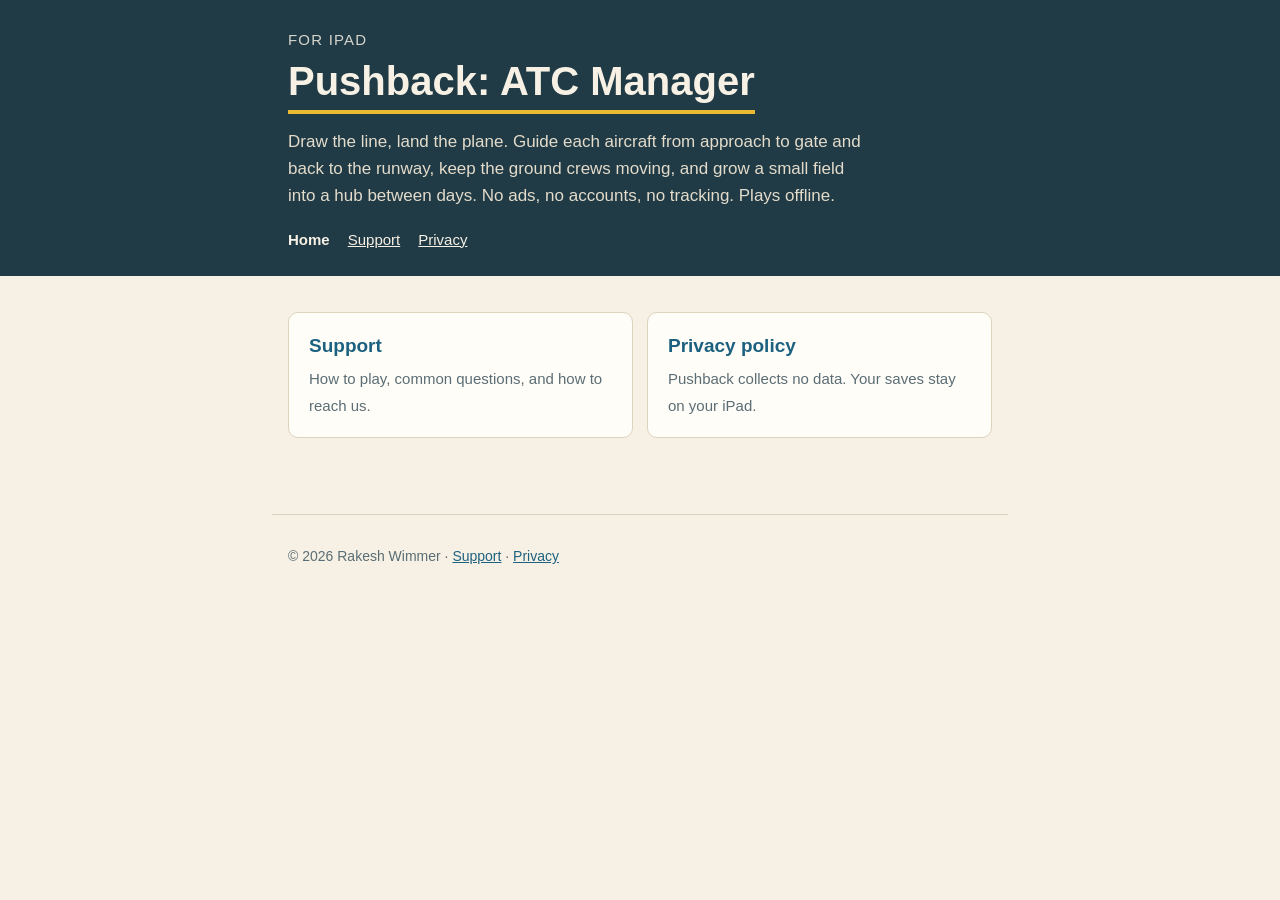
<file: index.html>
<!doctype html>
<html lang="en-AU">
<head>
<meta charset="utf-8">
<meta name="viewport" content="width=device-width, initial-scale=1">
<title>Pushback: ATC Manager</title>
<meta name="description" content="Pushback: ATC Manager is an iPad game: draw each plane's path, keep the ground crews moving, and build your airport between days.">
<link rel="stylesheet" href="style.css">
</head>
<body>
<header class="masthead">
  <div class="wrap">
    <p class="brand">For iPad</p>
    <h1>Pushback: ATC Manager</h1>
    <p class="lede">Draw the line, land the plane. Guide each aircraft from approach to gate and back to the runway, keep the ground crews moving, and grow a small field into a hub between days. No ads, no accounts, no tracking. Plays offline.</p>
    <nav class="site" aria-label="Site">
      <a href="index.html" aria-current="page">Home</a>
      <a href="support.html">Support</a>
      <a href="privacy.html">Privacy</a>
    </nav>
  </div>
</header>

<main class="wrap">
  <ul class="cards">
    <li><a href="support.html"><strong>Support</strong><span>How to play, common questions, and how to reach us.</span></a></li>
    <li><a href="privacy.html"><strong>Privacy policy</strong><span>Pushback collects no data. Your saves stay on your iPad.</span></a></li>
  </ul>
</main>

<footer class="wrap">
  <p>© 2026 Rakesh Wimmer · <a href="support.html">Support</a> · <a href="privacy.html">Privacy</a></p>
</footer>
</body>
</html>
</file>
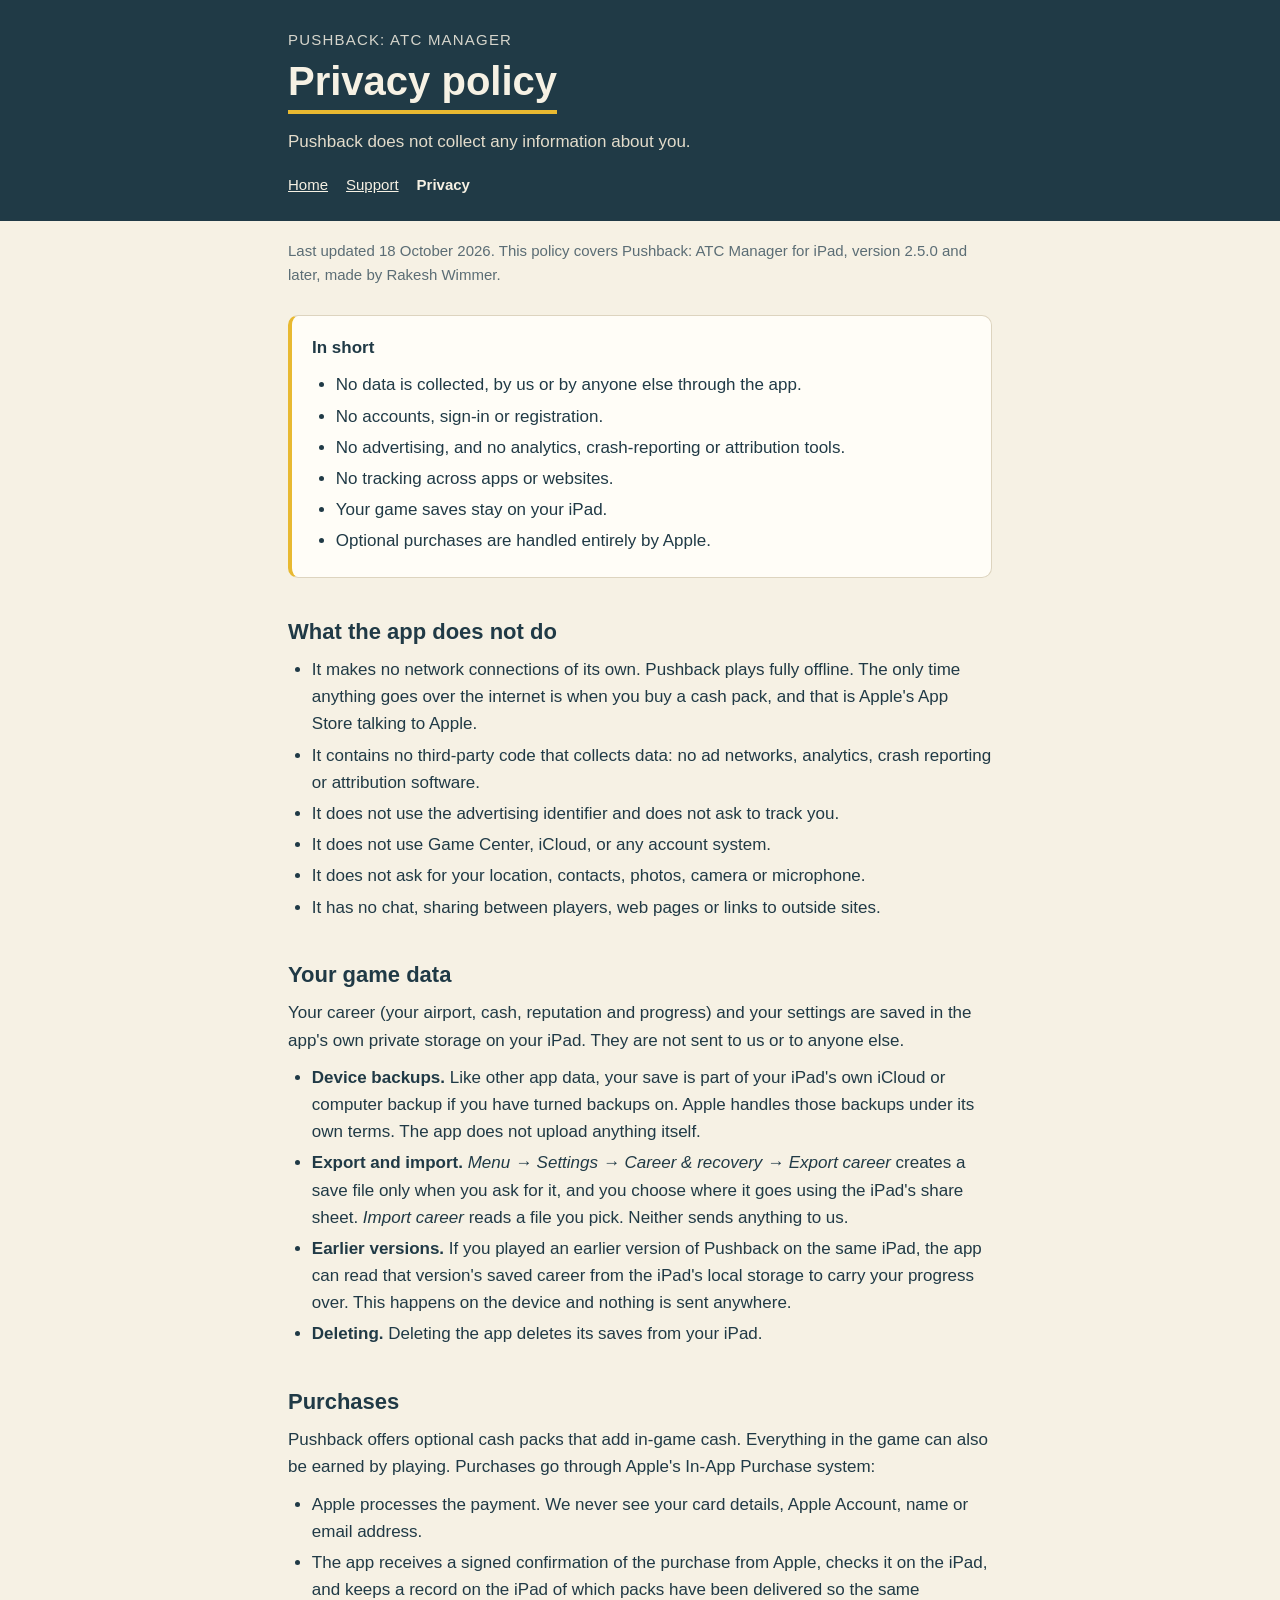
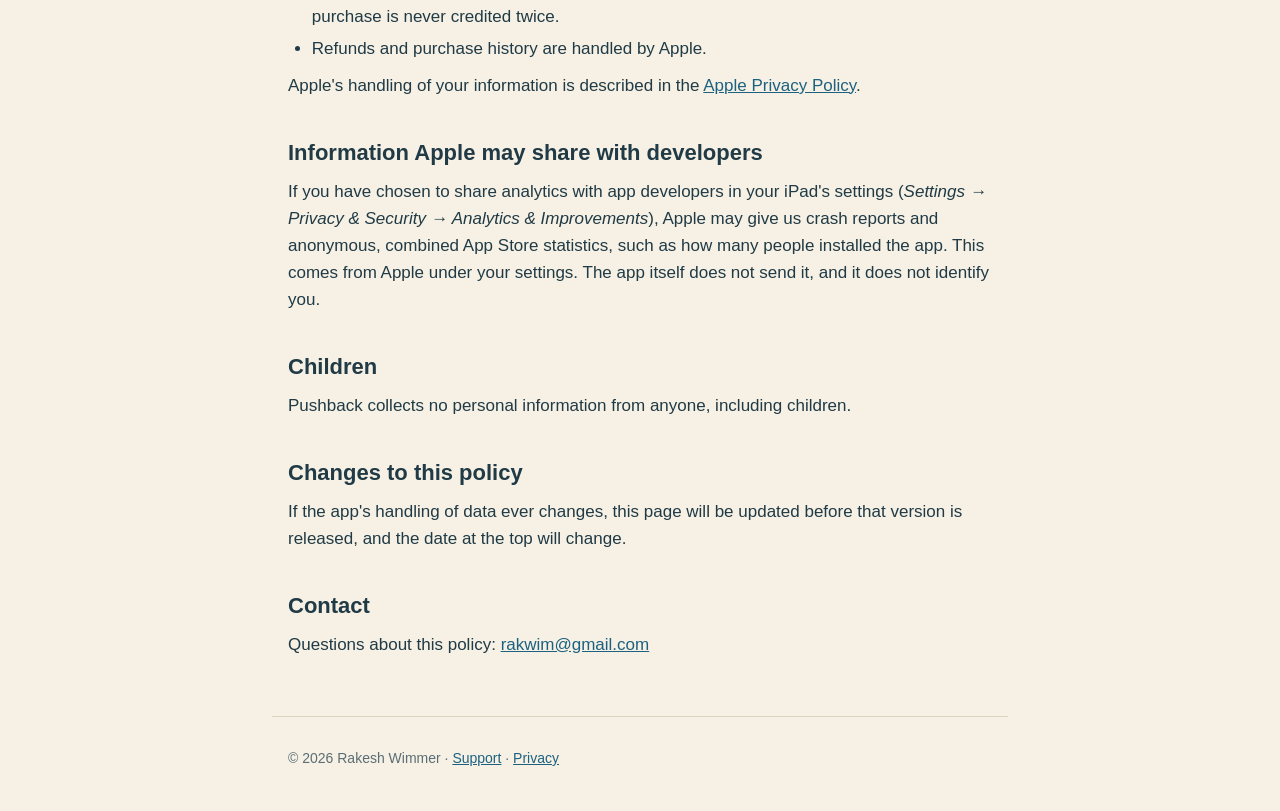
<file: privacy.html>
<!doctype html>
<html lang="en-AU">
<head>
<meta charset="utf-8">
<meta name="viewport" content="width=device-width, initial-scale=1">
<title>Pushback Privacy Policy</title>
<meta name="description" content="Privacy policy for Pushback: ATC Manager on iPad. The app collects no data.">
<link rel="stylesheet" href="style.css">
</head>
<body>
<header class="masthead">
  <div class="wrap">
    <p class="brand"><a href="index.html">Pushback: ATC Manager</a></p>
    <h1>Privacy policy</h1>
    <p class="lede">Pushback does not collect any information about you.</p>
    <nav class="site" aria-label="Site">
      <a href="index.html">Home</a>
      <a href="support.html">Support</a>
      <a href="privacy.html" aria-current="page">Privacy</a>
    </nav>
  </div>
</header>

<main class="wrap">
  <p class="muted">Last updated 18 October 2026. This policy covers Pushback: ATC Manager for iPad, version 2.5.0 and later, made by Rakesh Wimmer.</p>

  <div class="summary">
    <p><strong>In short</strong></p>
    <ul>
      <li>No data is collected, by us or by anyone else through the app.</li>
      <li>No accounts, sign-in or registration.</li>
      <li>No advertising, and no analytics, crash-reporting or attribution tools.</li>
      <li>No tracking across apps or websites.</li>
      <li>Your game saves stay on your iPad.</li>
      <li>Optional purchases are handled entirely by Apple.</li>
    </ul>
  </div>

  <h2>What the app does not do</h2>
  <ul>
    <li>It makes no network connections of its own. Pushback plays fully offline. The only time anything goes over the internet is when you buy a cash pack, and that is Apple's App Store talking to Apple.</li>
    <li>It contains no third-party code that collects data: no ad networks, analytics, crash reporting or attribution software.</li>
    <li>It does not use the advertising identifier and does not ask to track you.</li>
    <li>It does not use Game Center, iCloud, or any account system.</li>
    <li>It does not ask for your location, contacts, photos, camera or microphone.</li>
    <li>It has no chat, sharing between players, web pages or links to outside sites.</li>
  </ul>

  <h2>Your game data</h2>
  <p>Your career (your airport, cash, reputation and progress) and your settings are saved in the app's own private storage on your iPad. They are not sent to us or to anyone else.</p>
  <ul>
    <li><strong>Device backups.</strong> Like other app data, your save is part of your iPad's own iCloud or computer backup if you have turned backups on. Apple handles those backups under its own terms. The app does not upload anything itself.</li>
    <li><strong>Export and import.</strong> <em>Menu → Settings → Career &amp; recovery → Export career</em> creates a save file only when you ask for it, and you choose where it goes using the iPad's share sheet. <em>Import career</em> reads a file you pick. Neither sends anything to us.</li>
    <li><strong>Earlier versions.</strong> If you played an earlier version of Pushback on the same iPad, the app can read that version's saved career from the iPad's local storage to carry your progress over. This happens on the device and nothing is sent anywhere.</li>
    <li><strong>Deleting.</strong> Deleting the app deletes its saves from your iPad.</li>
  </ul>

  <h2>Purchases</h2>
  <p>Pushback offers optional cash packs that add in-game cash. Everything in the game can also be earned by playing. Purchases go through Apple's In-App Purchase system:</p>
  <ul>
    <li>Apple processes the payment. We never see your card details, Apple Account, name or email address.</li>
    <li>The app receives a signed confirmation of the purchase from Apple, checks it on the iPad, and keeps a record on the iPad of which packs have been delivered so the same purchase is never credited twice.</li>
    <li>Refunds and purchase history are handled by Apple.</li>
  </ul>
  <p>Apple's handling of your information is described in the <a href="https://www.apple.com/legal/privacy/">Apple Privacy Policy</a>.</p>

  <h2>Information Apple may share with developers</h2>
  <p>If you have chosen to share analytics with app developers in your iPad's settings (<em>Settings → Privacy &amp; Security → Analytics &amp; Improvements</em>), Apple may give us crash reports and anonymous, combined App Store statistics, such as how many people installed the app. This comes from Apple under your settings. The app itself does not send it, and it does not identify you.</p>

  <h2>Children</h2>
  <p>Pushback collects no personal information from anyone, including children.</p>

  <h2>Changes to this policy</h2>
  <p>If the app's handling of data ever changes, this page will be updated before that version is released, and the date at the top will change.</p>

  <h2>Contact</h2>
  <p>Questions about this policy: <a href="mailto:rakwim@gmail.com">rakwim@gmail.com</a></p>
</main>

<footer class="wrap">
  <p>© 2026 Rakesh Wimmer · <a href="support.html">Support</a> · <a href="privacy.html">Privacy</a></p>
</footer>
</body>
</html>
</file>
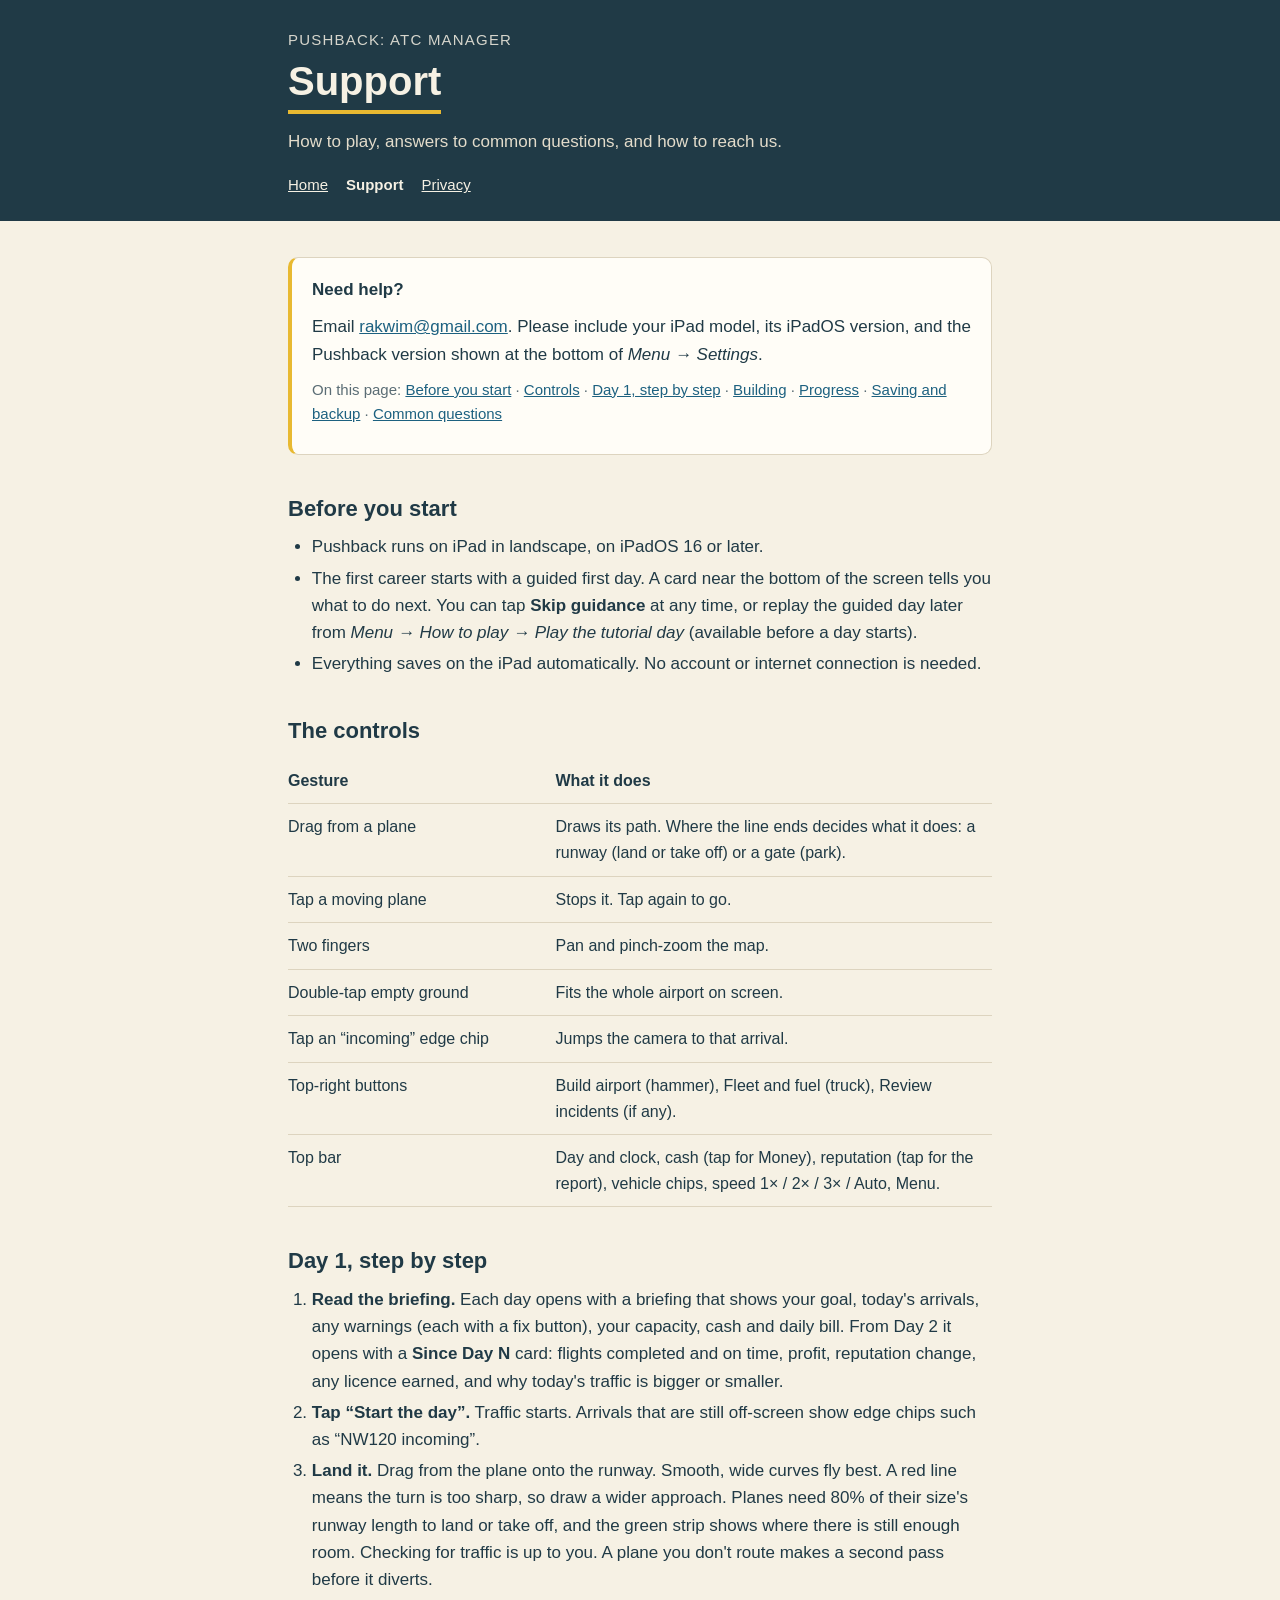
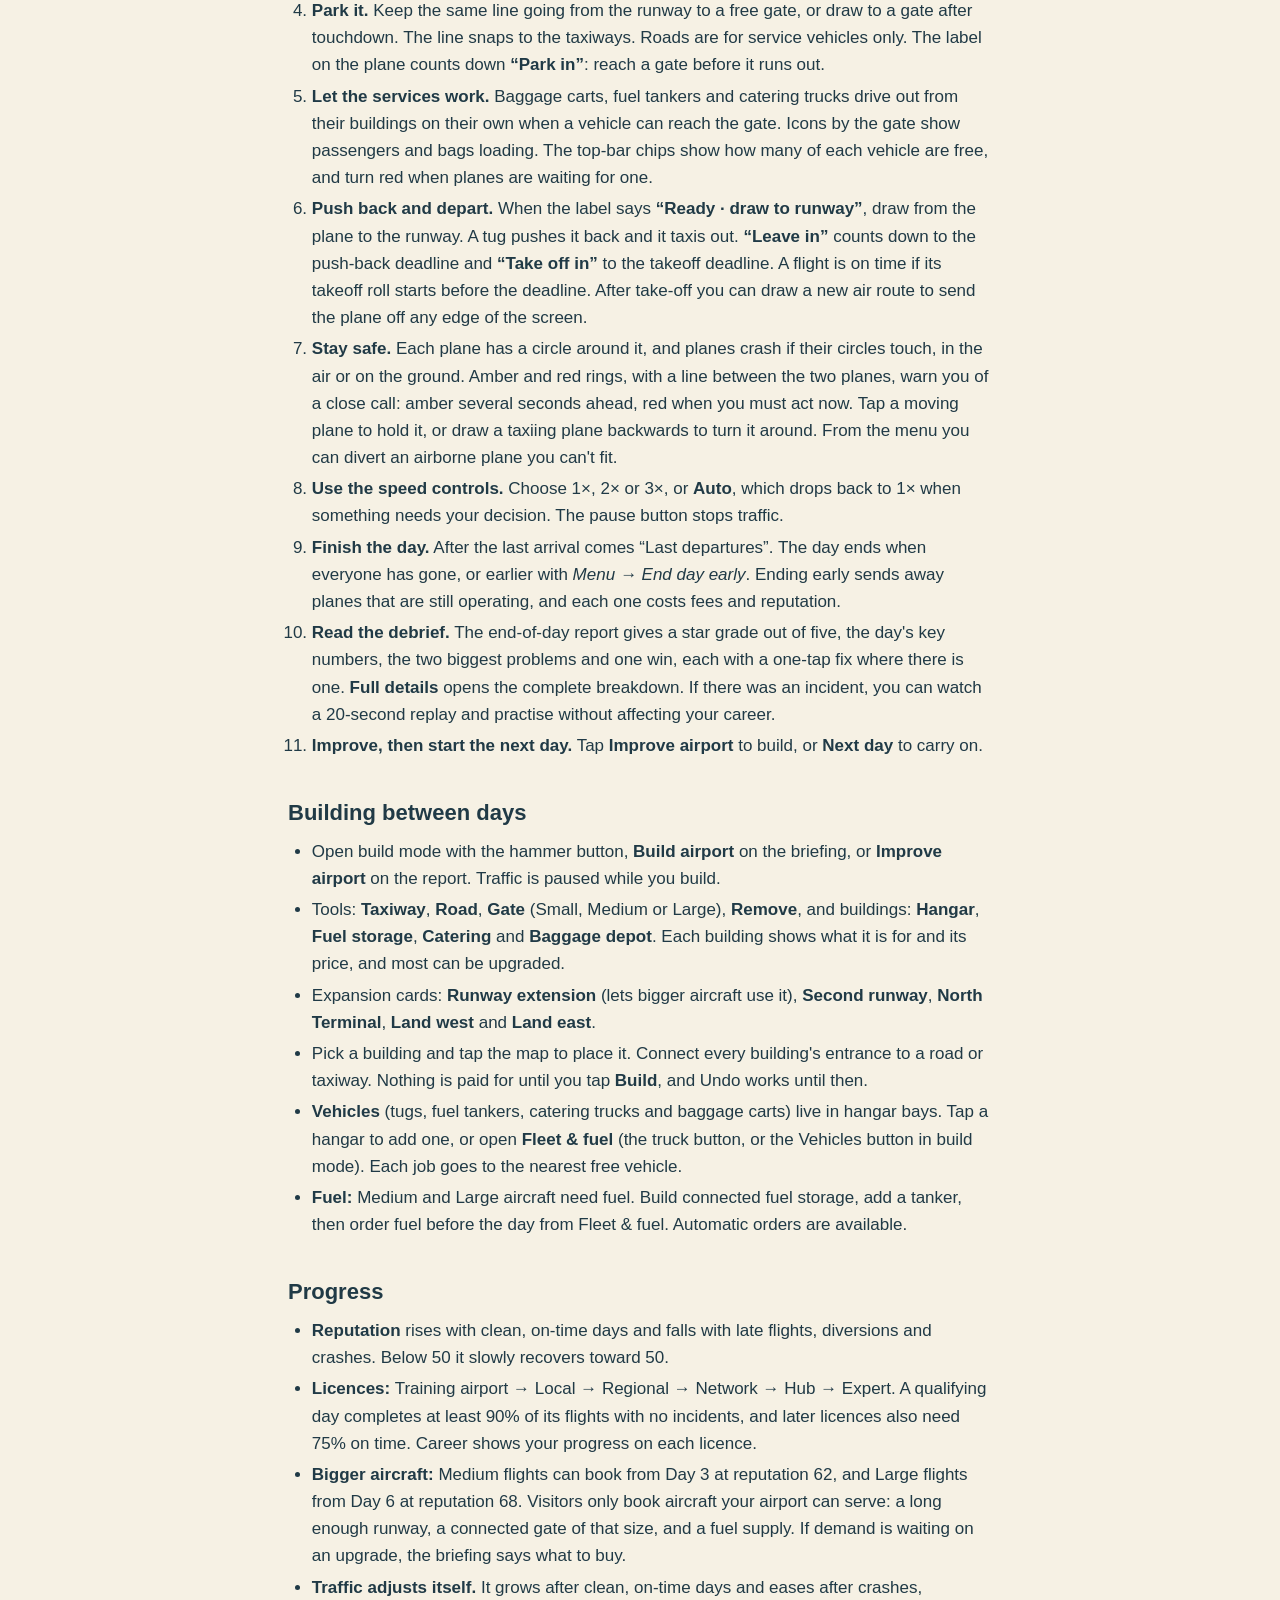
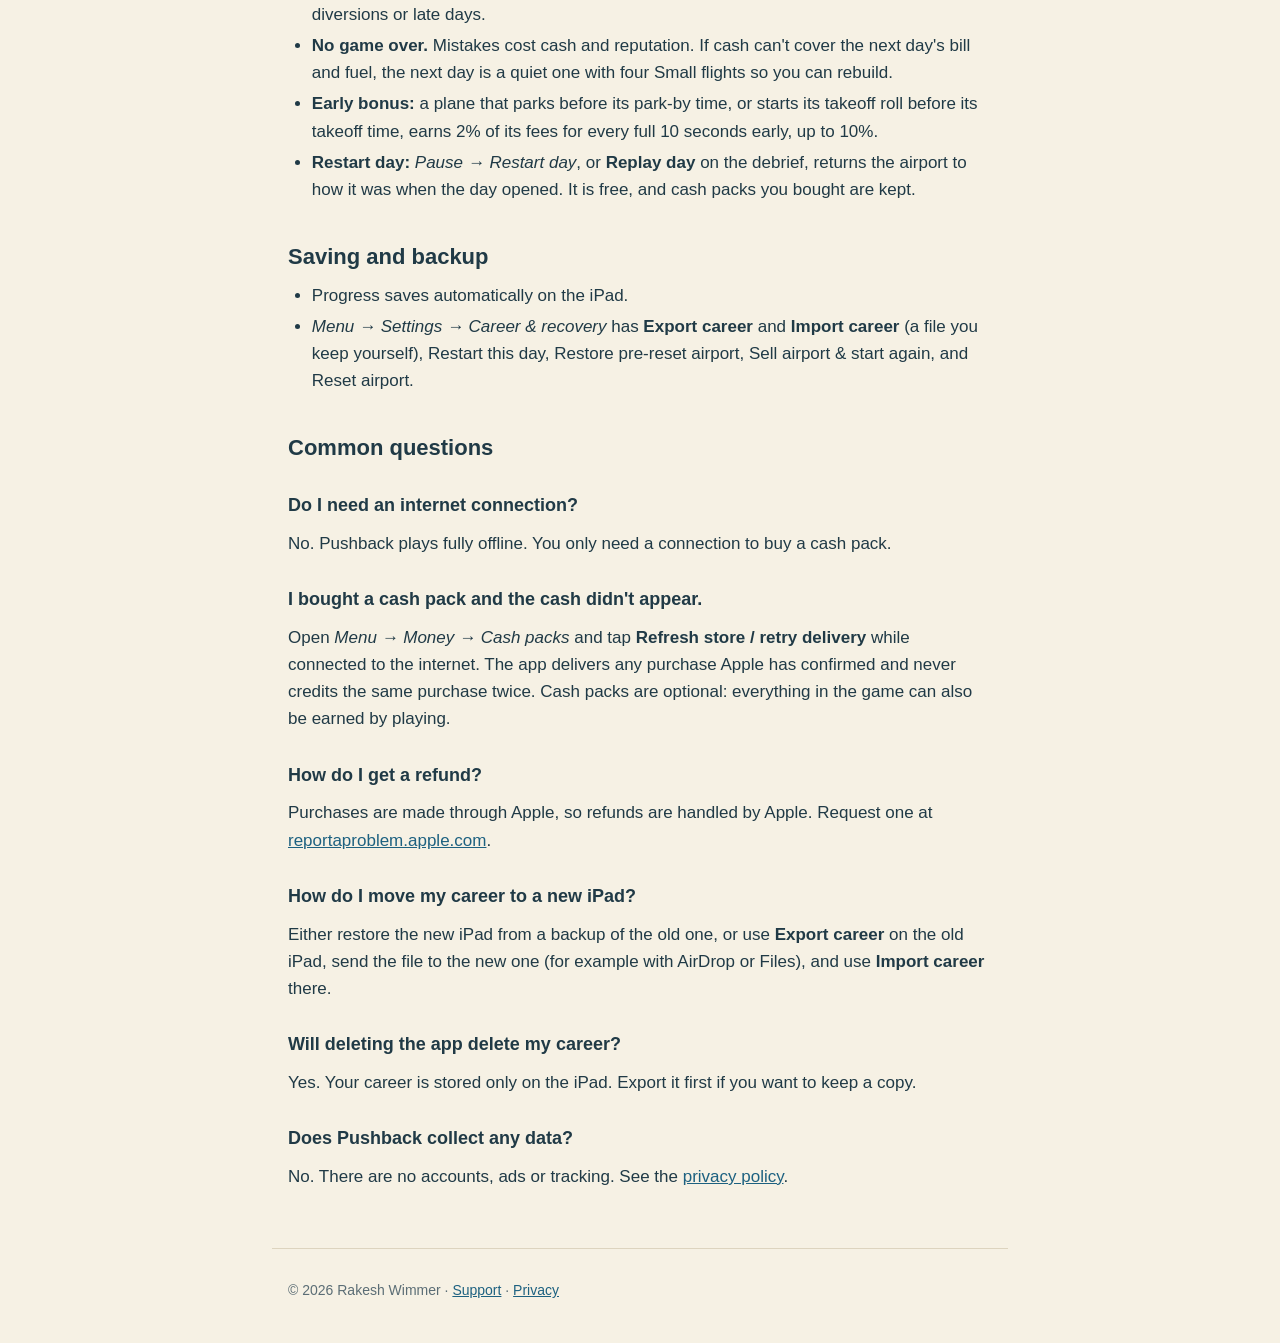
<file: support.html>
<!doctype html>
<html lang="en-AU">
<head>
<meta charset="utf-8">
<meta name="viewport" content="width=device-width, initial-scale=1">
<title>Pushback Support</title>
<meta name="description" content="How to play Pushback: ATC Manager on iPad, answers to common questions, and how to get help.">
<link rel="stylesheet" href="style.css">
</head>
<body>
<header class="masthead">
  <div class="wrap">
    <p class="brand"><a href="index.html">Pushback: ATC Manager</a></p>
    <h1>Support</h1>
    <p class="lede">How to play, answers to common questions, and how to reach us.</p>
    <nav class="site" aria-label="Site">
      <a href="index.html">Home</a>
      <a href="support.html" aria-current="page">Support</a>
      <a href="privacy.html">Privacy</a>
    </nav>
  </div>
</header>

<main class="wrap">
  <div class="summary">
    <p><strong>Need help?</strong></p>
    <p>Email <a href="mailto:rakwim@gmail.com?subject=Pushback%20support">rakwim@gmail.com</a>. Please include your iPad model, its iPadOS version, and the Pushback version shown at the bottom of <em>Menu → Settings</em>.</p>
    <p class="muted">On this page: <a href="#start">Before you start</a> · <a href="#controls">Controls</a> · <a href="#day1">Day 1, step by step</a> · <a href="#building">Building</a> · <a href="#progress">Progress</a> · <a href="#saving">Saving and backup</a> · <a href="#questions">Common questions</a></p>
  </div>

  <h2 id="start">Before you start</h2>
  <ul>
    <li>Pushback runs on iPad in landscape, on iPadOS 16 or later.</li>
    <li>The first career starts with a guided first day. A card near the bottom of the screen tells you what to do next. You can tap <strong>Skip guidance</strong> at any time, or replay the guided day later from <em>Menu → How to play → Play the tutorial day</em> (available before a day starts).</li>
    <li>Everything saves on the iPad automatically. No account or internet connection is needed.</li>
  </ul>

  <h2 id="controls">The controls</h2>
  <div class="table-scroll">
    <table>
      <thead><tr><th scope="col">Gesture</th><th scope="col">What it does</th></tr></thead>
      <tbody>
        <tr><td>Drag from a plane</td><td>Draws its path. Where the line ends decides what it does: a runway (land or take off) or a gate (park).</td></tr>
        <tr><td>Tap a moving plane</td><td>Stops it. Tap again to go.</td></tr>
        <tr><td>Two fingers</td><td>Pan and pinch-zoom the map.</td></tr>
        <tr><td>Double-tap empty ground</td><td>Fits the whole airport on screen.</td></tr>
        <tr><td>Tap an “incoming” edge chip</td><td>Jumps the camera to that arrival.</td></tr>
        <tr><td>Top-right buttons</td><td>Build airport (hammer), Fleet and fuel (truck), Review incidents (if any).</td></tr>
        <tr><td>Top bar</td><td>Day and clock, cash (tap for Money), reputation (tap for the report), vehicle chips, speed 1× / 2× / 3× / Auto, Menu.</td></tr>
      </tbody>
    </table>
  </div>

  <h2 id="day1">Day 1, step by step</h2>
  <ol>
    <li><strong>Read the briefing.</strong> Each day opens with a briefing that shows your goal, today's arrivals, any warnings (each with a fix button), your capacity, cash and daily bill. From Day 2 it opens with a <strong>Since Day N</strong> card: flights completed and on time, profit, reputation change, any licence earned, and why today's traffic is bigger or smaller.</li>
    <li><strong>Tap “Start the day”.</strong> Traffic starts. Arrivals that are still off-screen show edge chips such as “NW120 incoming”.</li>
    <li><strong>Land it.</strong> Drag from the plane onto the runway. Smooth, wide curves fly best. A red line means the turn is too sharp, so draw a wider approach. Planes need 80% of their size's runway length to land or take off, and the green strip shows where there is still enough room. Checking for traffic is up to you. A plane you don't route makes a second pass before it diverts.</li>
    <li><strong>Park it.</strong> Keep the same line going from the runway to a free gate, or draw to a gate after touchdown. The line snaps to the taxiways. Roads are for service vehicles only. The label on the plane counts down <strong>“Park in”</strong>: reach a gate before it runs out.</li>
    <li><strong>Let the services work.</strong> Baggage carts, fuel tankers and catering trucks drive out from their buildings on their own when a vehicle can reach the gate. Icons by the gate show passengers and bags loading. The top-bar chips show how many of each vehicle are free, and turn red when planes are waiting for one.</li>
    <li><strong>Push back and depart.</strong> When the label says <strong>“Ready · draw to runway”</strong>, draw from the plane to the runway. A tug pushes it back and it taxis out. <strong>“Leave in”</strong> counts down to the push-back deadline and <strong>“Take off in”</strong> to the takeoff deadline. A flight is on time if its takeoff roll starts before the deadline. After take-off you can draw a new air route to send the plane off any edge of the screen.</li>
    <li><strong>Stay safe.</strong> Each plane has a circle around it, and planes crash if their circles touch, in the air or on the ground. Amber and red rings, with a line between the two planes, warn you of a close call: amber several seconds ahead, red when you must act now. Tap a moving plane to hold it, or draw a taxiing plane backwards to turn it around. From the menu you can divert an airborne plane you can't fit.</li>
    <li><strong>Use the speed controls.</strong> Choose 1×, 2× or 3×, or <strong>Auto</strong>, which drops back to 1× when something needs your decision. The pause button stops traffic.</li>
    <li><strong>Finish the day.</strong> After the last arrival comes “Last departures”. The day ends when everyone has gone, or earlier with <em>Menu → End day early</em>. Ending early sends away planes that are still operating, and each one costs fees and reputation.</li>
    <li><strong>Read the debrief.</strong> The end-of-day report gives a star grade out of five, the day's key numbers, the two biggest problems and one win, each with a one-tap fix where there is one. <strong>Full details</strong> opens the complete breakdown. If there was an incident, you can watch a 20-second replay and practise without affecting your career.</li>
    <li><strong>Improve, then start the next day.</strong> Tap <strong>Improve airport</strong> to build, or <strong>Next day</strong> to carry on.</li>
  </ol>

  <h2 id="building">Building between days</h2>
  <ul>
    <li>Open build mode with the hammer button, <strong>Build airport</strong> on the briefing, or <strong>Improve airport</strong> on the report. Traffic is paused while you build.</li>
    <li>Tools: <strong>Taxiway</strong>, <strong>Road</strong>, <strong>Gate</strong> (Small, Medium or Large), <strong>Remove</strong>, and buildings: <strong>Hangar</strong>, <strong>Fuel storage</strong>, <strong>Catering</strong> and <strong>Baggage depot</strong>. Each building shows what it is for and its price, and most can be upgraded.</li>
    <li>Expansion cards: <strong>Runway extension</strong> (lets bigger aircraft use it), <strong>Second runway</strong>, <strong>North Terminal</strong>, <strong>Land west</strong> and <strong>Land east</strong>.</li>
    <li>Pick a building and tap the map to place it. Connect every building's entrance to a road or taxiway. Nothing is paid for until you tap <strong>Build</strong>, and Undo works until then.</li>
    <li><strong>Vehicles</strong> (tugs, fuel tankers, catering trucks and baggage carts) live in hangar bays. Tap a hangar to add one, or open <strong>Fleet &amp; fuel</strong> (the truck button, or the Vehicles button in build mode). Each job goes to the nearest free vehicle.</li>
    <li><strong>Fuel:</strong> Medium and Large aircraft need fuel. Build connected fuel storage, add a tanker, then order fuel before the day from Fleet &amp; fuel. Automatic orders are available.</li>
  </ul>

  <h2 id="progress">Progress</h2>
  <ul>
    <li><strong>Reputation</strong> rises with clean, on-time days and falls with late flights, diversions and crashes. Below 50 it slowly recovers toward 50.</li>
    <li><strong>Licences:</strong> Training airport → Local → Regional → Network → Hub → Expert. A qualifying day completes at least 90% of its flights with no incidents, and later licences also need 75% on time. Career shows your progress on each licence.</li>
    <li><strong>Bigger aircraft:</strong> Medium flights can book from Day 3 at reputation 62, and Large flights from Day 6 at reputation 68. Visitors only book aircraft your airport can serve: a long enough runway, a connected gate of that size, and a fuel supply. If demand is waiting on an upgrade, the briefing says what to buy.</li>
    <li><strong>Traffic adjusts itself.</strong> It grows after clean, on-time days and eases after crashes, diversions or late days.</li>
    <li><strong>No game over.</strong> Mistakes cost cash and reputation. If cash can't cover the next day's bill and fuel, the next day is a quiet one with four Small flights so you can rebuild.</li>
    <li><strong>Early bonus:</strong> a plane that parks before its park-by time, or starts its takeoff roll before its takeoff time, earns 2% of its fees for every full 10 seconds early, up to 10%.</li>
    <li><strong>Restart day:</strong> <em>Pause → Restart day</em>, or <strong>Replay day</strong> on the debrief, returns the airport to how it was when the day opened. It is free, and cash packs you bought are kept.</li>
  </ul>

  <h2 id="saving">Saving and backup</h2>
  <ul>
    <li>Progress saves automatically on the iPad.</li>
    <li><em>Menu → Settings → Career &amp; recovery</em> has <strong>Export career</strong> and <strong>Import career</strong> (a file you keep yourself), Restart this day, Restore pre-reset airport, Sell airport &amp; start again, and Reset airport.</li>
  </ul>

  <h2 id="questions">Common questions</h2>

  <h3>Do I need an internet connection?</h3>
  <p>No. Pushback plays fully offline. You only need a connection to buy a cash pack.</p>

  <h3>I bought a cash pack and the cash didn't appear.</h3>
  <p>Open <em>Menu → Money → Cash packs</em> and tap <strong>Refresh store / retry delivery</strong> while connected to the internet. The app delivers any purchase Apple has confirmed and never credits the same purchase twice. Cash packs are optional: everything in the game can also be earned by playing.</p>

  <h3>How do I get a refund?</h3>
  <p>Purchases are made through Apple, so refunds are handled by Apple. Request one at <a href="https://reportaproblem.apple.com/">reportaproblem.apple.com</a>.</p>

  <h3>How do I move my career to a new iPad?</h3>
  <p>Either restore the new iPad from a backup of the old one, or use <strong>Export career</strong> on the old iPad, send the file to the new one (for example with AirDrop or Files), and use <strong>Import career</strong> there.</p>

  <h3>Will deleting the app delete my career?</h3>
  <p>Yes. Your career is stored only on the iPad. Export it first if you want to keep a copy.</p>

  <h3>Does Pushback collect any data?</h3>
  <p>No. There are no accounts, ads or tracking. See the <a href="privacy.html">privacy policy</a>.</p>
</main>

<footer class="wrap">
  <p>© 2026 Rakesh Wimmer · <a href="support.html">Support</a> · <a href="privacy.html">Privacy</a></p>
</footer>
</body>
</html>
</file>
<file: style.css>
/* Pushback support site: privacy, support and index pages. Static, no scripts. */
:root {
  --ink: #203a46;
  --paper: #f6f1e4;
  --card: #fffdf7;
  --text: #203a46;
  --muted: #5b6d75;
  --rule: #ddd4bf;
  --accent: #e8b931;
  --link: #1d6180;
  --note-bg: #fff4cc;
  --note-text: #5a4300;
  color-scheme: light dark;
}
@media (prefers-color-scheme: dark) {
  :root:not([data-theme="light"]) {
    --paper: #132228;
    --card: #1a2d35;
    --text: #ece6d6;
    --muted: #a7b4b9;
    --rule: #2f4650;
    --link: #8fcbe6;
    --note-bg: #3a3014;
    --note-text: #f6dd8a;
  }
}
:root[data-theme="dark"] {
  --paper: #132228;
  --card: #1a2d35;
  --text: #ece6d6;
  --muted: #a7b4b9;
  --rule: #2f4650;
  --link: #8fcbe6;
  --note-bg: #3a3014;
  --note-text: #f6dd8a;
}

*, *::before, *::after { box-sizing: border-box; }
html { -webkit-text-size-adjust: 100%; }
body {
  margin: 0;
  background: var(--paper);
  color: var(--text);
  font: 17px/1.6 -apple-system, BlinkMacSystemFont, "SF Pro Text", "Segoe UI", Roboto, Helvetica, Arial, sans-serif;
  overflow-wrap: break-word;
}

.masthead { background: var(--ink); color: #f6f1e4; }
.masthead .wrap { padding-top: 28px; padding-bottom: 24px; }
.brand { margin: 0; font-size: 15px; letter-spacing: 0.08em; text-transform: uppercase; opacity: 0.85; }
.brand a { color: inherit; text-decoration: none; }
.masthead h1 {
  margin: 6px 0 0;
  font-size: clamp(28px, 6vw, 40px);
  line-height: 1.15;
  display: inline-block;
  padding-bottom: 6px;
  border-bottom: 4px solid var(--accent);
}
.masthead .lede { margin: 14px 0 0; max-width: 34em; color: #e3dccb; }
nav.site { margin-top: 18px; display: flex; flex-wrap: wrap; gap: 8px 18px; font-size: 15px; }
nav.site a { color: #f6f1e4; }
nav.site a[aria-current="page"] { text-decoration: none; font-weight: 600; }

.wrap { max-width: 46rem; margin: 0 auto; padding-left: 16px; padding-right: 16px; }
main.wrap { padding-top: 8px; padding-bottom: 48px; }

h2 { margin: 40px 0 8px; font-size: 22px; line-height: 1.3; }
h3 { margin: 28px 0 6px; font-size: 18px; }
p, ul, ol { margin: 10px 0; }
ul, ol { padding-left: 1.4em; }
li { margin: 4px 0; }
a { color: var(--link); }
strong { font-weight: 600; }
.muted { color: var(--muted); font-size: 15px; }

.summary {
  margin: 28px 0 8px;
  padding: 18px 20px;
  background: var(--card);
  border: 1px solid var(--rule);
  border-left: 4px solid var(--accent);
  border-radius: 10px;
}
.summary p:first-child { margin-top: 0; }
.summary ul { margin-bottom: 0; }

.placeholder {
  background: var(--note-bg);
  color: var(--note-text);
  padding: 1px 6px;
  border-radius: 4px;
  font-weight: 600;
}

.table-scroll { overflow-x: auto; margin: 12px 0; }
table { width: 100%; border-collapse: collapse; font-size: 16px; }
th, td { text-align: left; vertical-align: top; padding: 10px 12px 10px 0; border-bottom: 1px solid var(--rule); }
th { font-weight: 600; }
td:first-child { width: 38%; padding-right: 16px; }

.cards { list-style: none; padding: 0; margin: 28px 0; display: grid; gap: 14px; }
@media (min-width: 640px) { .cards { grid-template-columns: 1fr 1fr; } }
.cards li { margin: 0; }
.cards a {
  display: block;
  height: 100%;
  padding: 18px 20px;
  background: var(--card);
  border: 1px solid var(--rule);
  border-radius: 10px;
  color: var(--text);
  text-decoration: none;
}
.cards a:hover, .cards a:focus-visible { border-color: var(--accent); }
.cards strong { display: block; font-size: 19px; margin-bottom: 4px; color: var(--link); }
.cards span { color: var(--muted); font-size: 15px; }

footer.wrap { padding-top: 20px; padding-bottom: 32px; border-top: 1px solid var(--rule); color: var(--muted); font-size: 14px; }
</file>
